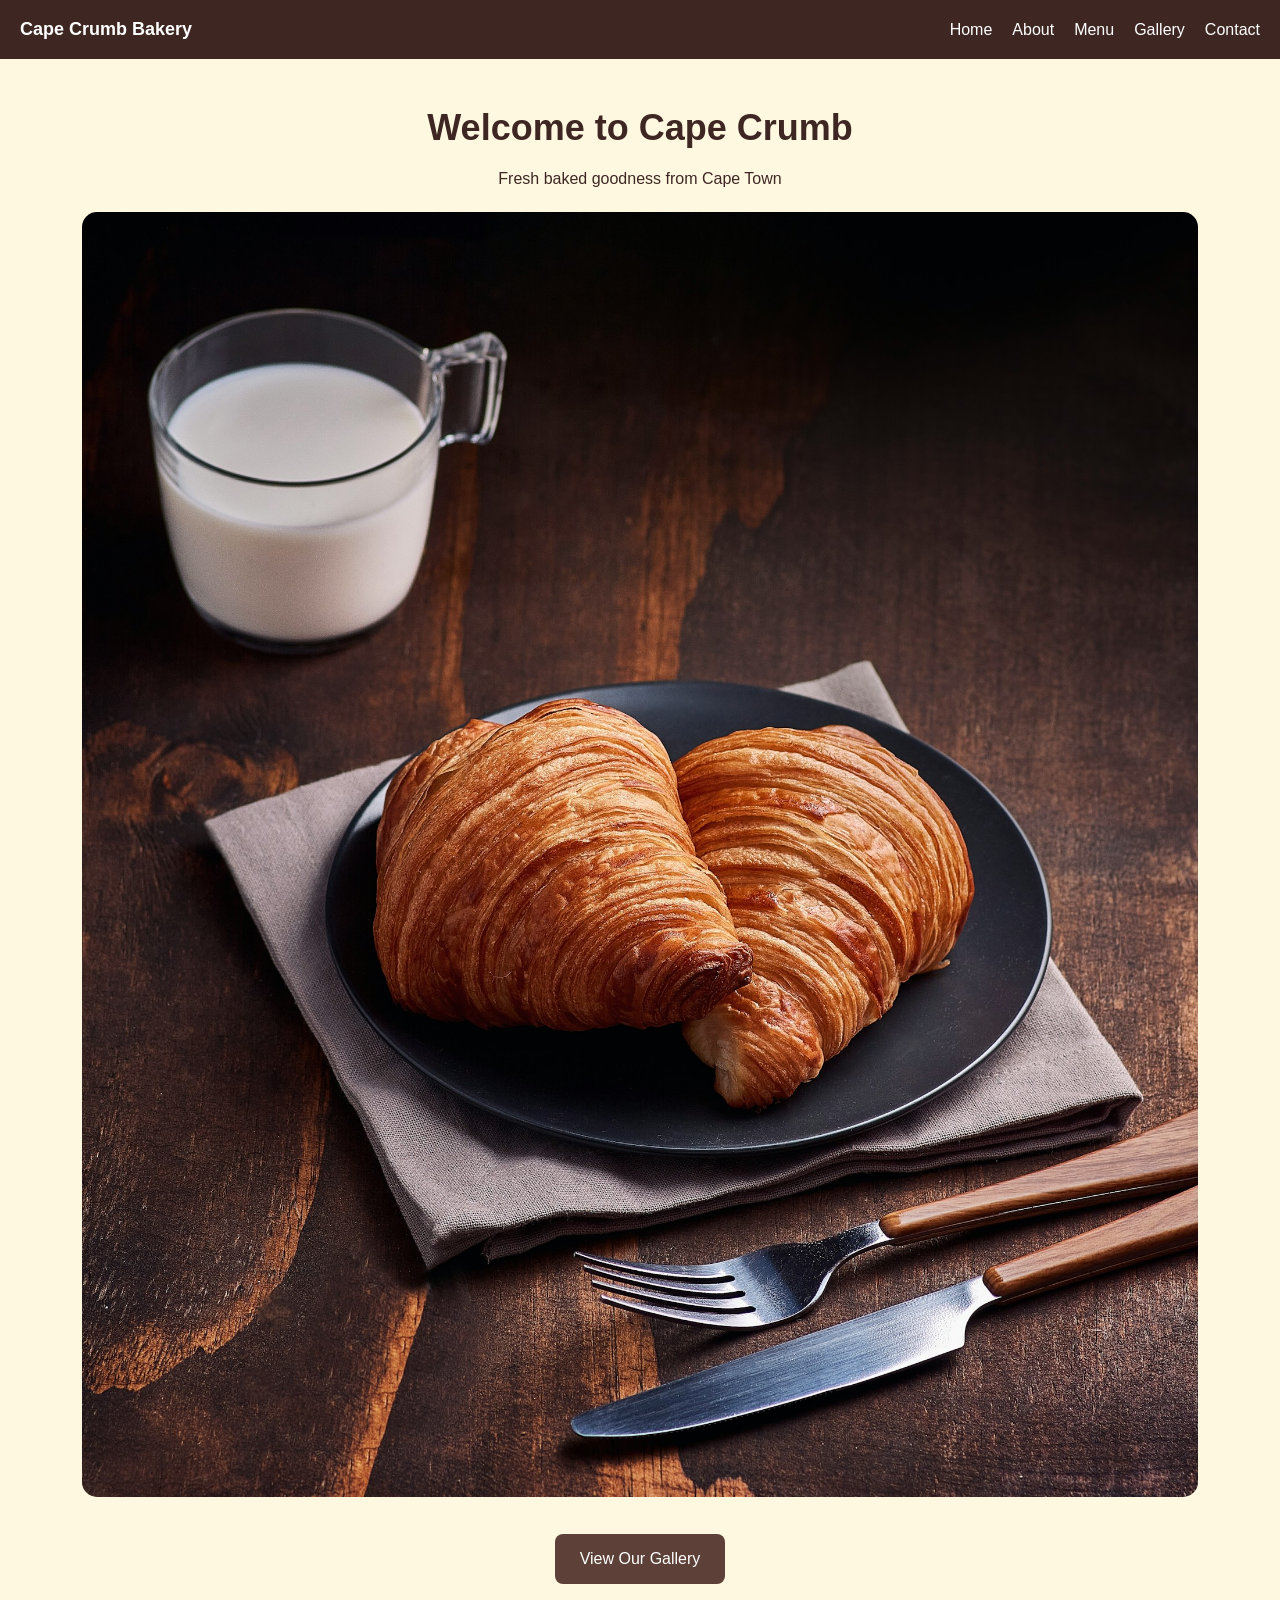
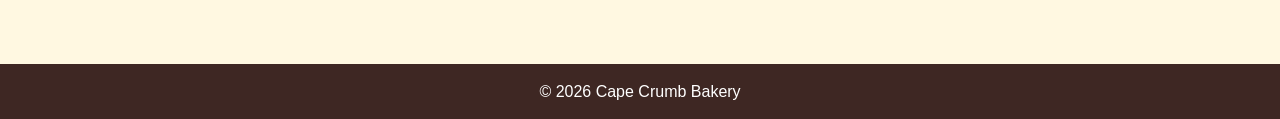
<file: index.html>
<!DOCTYPE html>
<html>
<head>
<meta name="viewport" content="width=device-width, initial-scale=1.0">
<link rel="stylesheet" href="css/style.css">
<title>Cape Crumb Bakery</title>
</head>
<body>

<header>
  <div class="logo">Cape Crumb Bakery</div>
  <div class="hamburger" id="hamburger">☰</div>
  <nav id="navMenu">
    <a href="index.html">Home</a>
    <a href="about.html">About</a>
    <a href="menu.html">Menu</a>
    <a href="gallery.html">Gallery</a>
    <a href="contact.html">Contact</a>
  </nav>
</header>

<div class="hero">
  <h1>Welcome to Cape Crumb</h1>
  <p>Fresh baked goodness from Cape Town</p>
  <img src="images/croissants.jpg" alt="Fresh croissants">
  <br>
  <a href="gallery.html" class="btn">View Our Gallery</a>
</div>

<footer>
  <p>&copy; <span id="year"></span> Cape Crumb Bakery</p>
</footer>

<script src="js/script.js"></script>
</body>
</html>
</file>
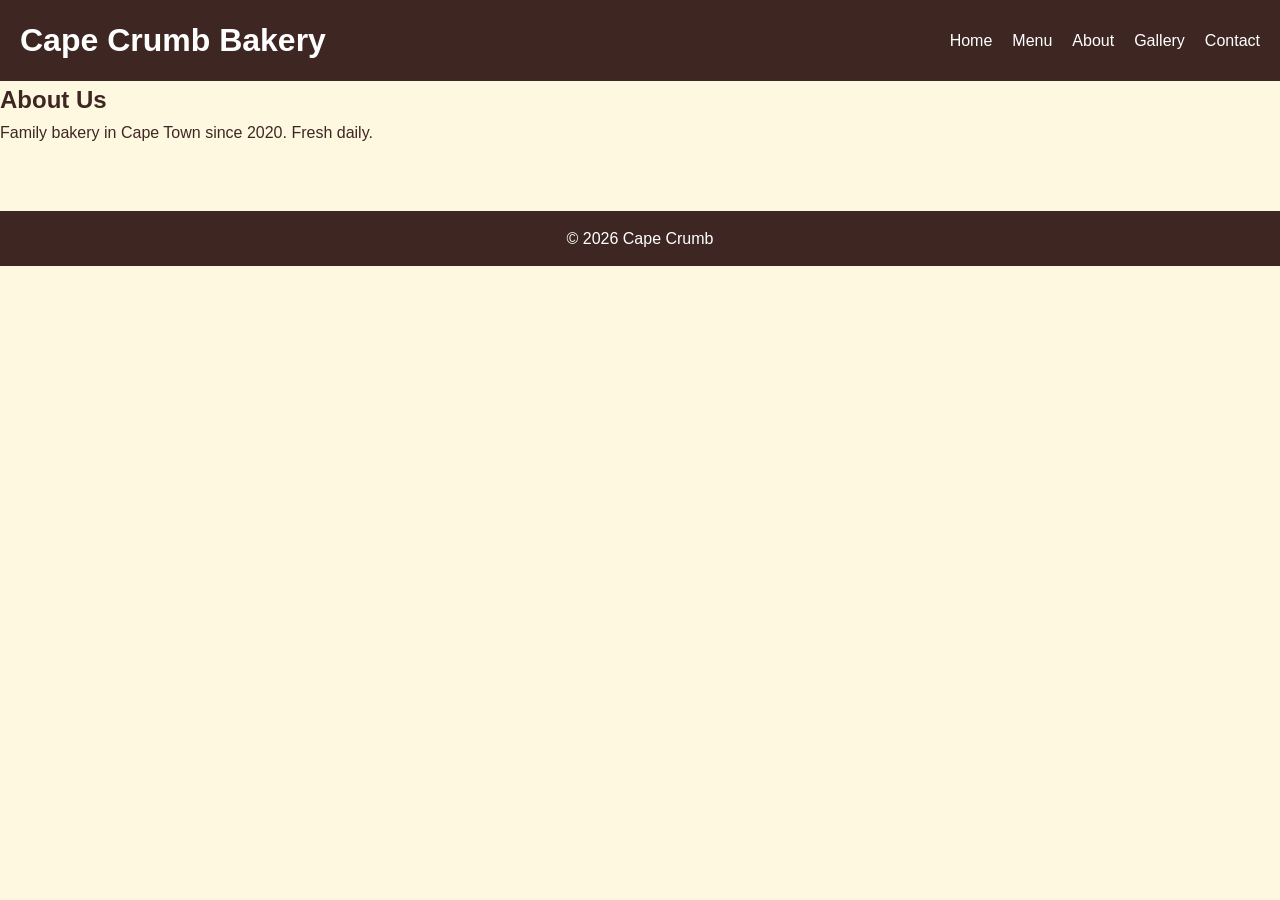
<file: about.html>
<!DOCTYPE html>
<html><head><meta name="viewport" content="width=device-width, initial-scale=1">
<link rel="stylesheet" href="css/style.css"><title>About</title></head>
<body><header><span class="hamburger">☰</span><h1>Cape Crumb Bakery</h1>
<nav id="navMenu"><a href="index.html">Home</a><a href="menu.html">Menu</a><a href="about.html">About</a><a href="gallery.html">Gallery</a><a href="contact.html">Contact</a></nav></header>
<h2>About Us</h2><p>Family bakery in Cape Town since 2020. Fresh daily.</p>
<div id="lightbox"><img id="lightbox-img"></div>
<footer><p>&copy; <span id="year"></span> Cape Crumb</p></footer>
<script src="js/script.js"></script></body></html>
</file>
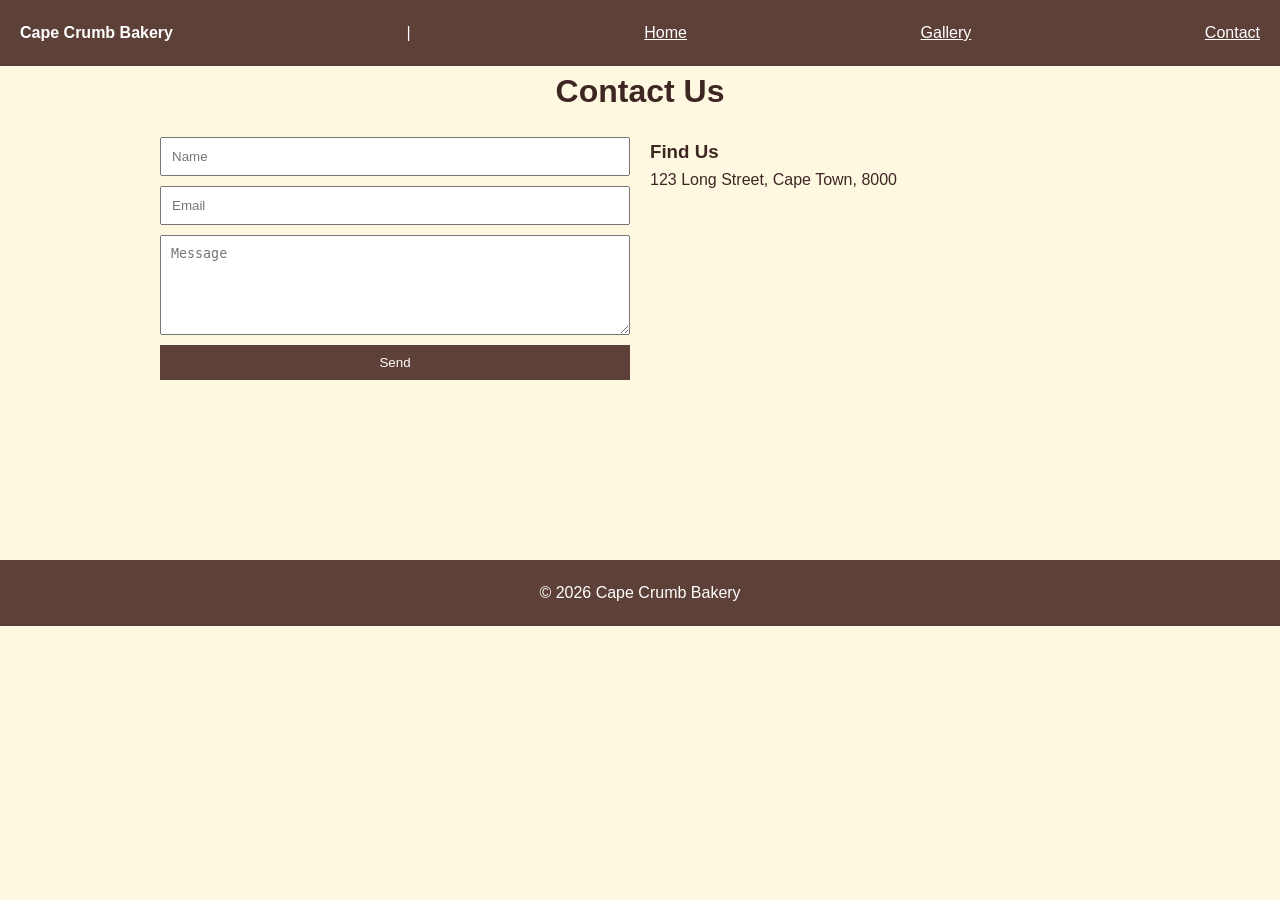
<file: contact.html>
<!DOCTYPE html>
<html lang="en">
<head>
<meta charset="UTF-8">
<meta name="viewport" content="width=device-width, initial-scale=1.0">
<meta name="description" content="Contact Cape Crumb Bakery in Cape Town - fresh bread, croissants, cupcakes. Visit us or send a message.">
<meta name="keywords" content="Cape Crumb Bakery, contact, Cape Town bakery, fresh bread">
<title>Contact - Cape Crumb Bakery</title>
<link rel="stylesheet" href="css/style.css">
</head>
<body>
<header style="background:#5D4037;padding:20px;color:white;"><b>Cape Crumb Bakery</b> | <a href="index.html" style="color:white;">Home</a> <a href="gallery.html" style="color:white;">Gallery</a> <a href="contact.html" style="color:white;">Contact</a></header>

<h1 style="text-align:center;">Contact Us</h1>
<div style="display:grid;grid-template-columns:1fr 1fr;gap:20px;padding:20px;max-width:1000px;margin:auto;">
<div>
<form id="contactForm" style="display:flex;flex-direction:column;gap:10px;">
<input type="text" id="name" placeholder="Name" required style="padding:10px;">
<input type="email" id="email" placeholder="Email" required style="padding:10px;">
<textarea id="message" placeholder="Message" required style="padding:10px;height:100px;"></textarea>
<button type="submit" style="background:#5D4037;color:white;padding:10px;border:none;cursor:pointer;">Send</button>
<p id="formMsg" style="color:green;"></p>
</form>
</div>
<div>
<h3>Find Us</h3>
<p>123 Long Street, Cape Town, 8000</p>
<iframe src="https://www.google.com/maps/embed?pb=!1m18!1m12!1m3!1d3310.2!2d18.4241!3d-33.9249!2m3!1f0!2f0!3f0!3m2!1i1024!2i768!4f13.1!3m3!1m2!1s0x0%3A0x0!2sCape%20Town!5e0!3m2!1sen!2sza!4v1" width="100%" height="300" style="border:0;" allowfullscreen="" loading="lazy"></iframe>
</div>
</div>

<script>
document.getElementById('contactForm').addEventListener('submit', function(e){
 e.preventDefault();
 const name = document.getElementById('name').value.trim();
 const email = document.getElementById('email').value.trim();
 const message = document.getElementById('message').value.trim();
 if(!name || !email || !message){ alert('Please fill in all fields'); return; }
 if(!email.includes('@')){ alert('Please enter valid email'); return; }
 document.getElementById('formMsg').innerText = 'Thank you '+name+'! Your message sent.';
 this.reset();
});
</script>

<footer style="background:#5D4037;padding:20px;color:white;text-align:center;">&copy; 2026 Cape Crumb Bakery</footer>
</body>
</html>
</file>
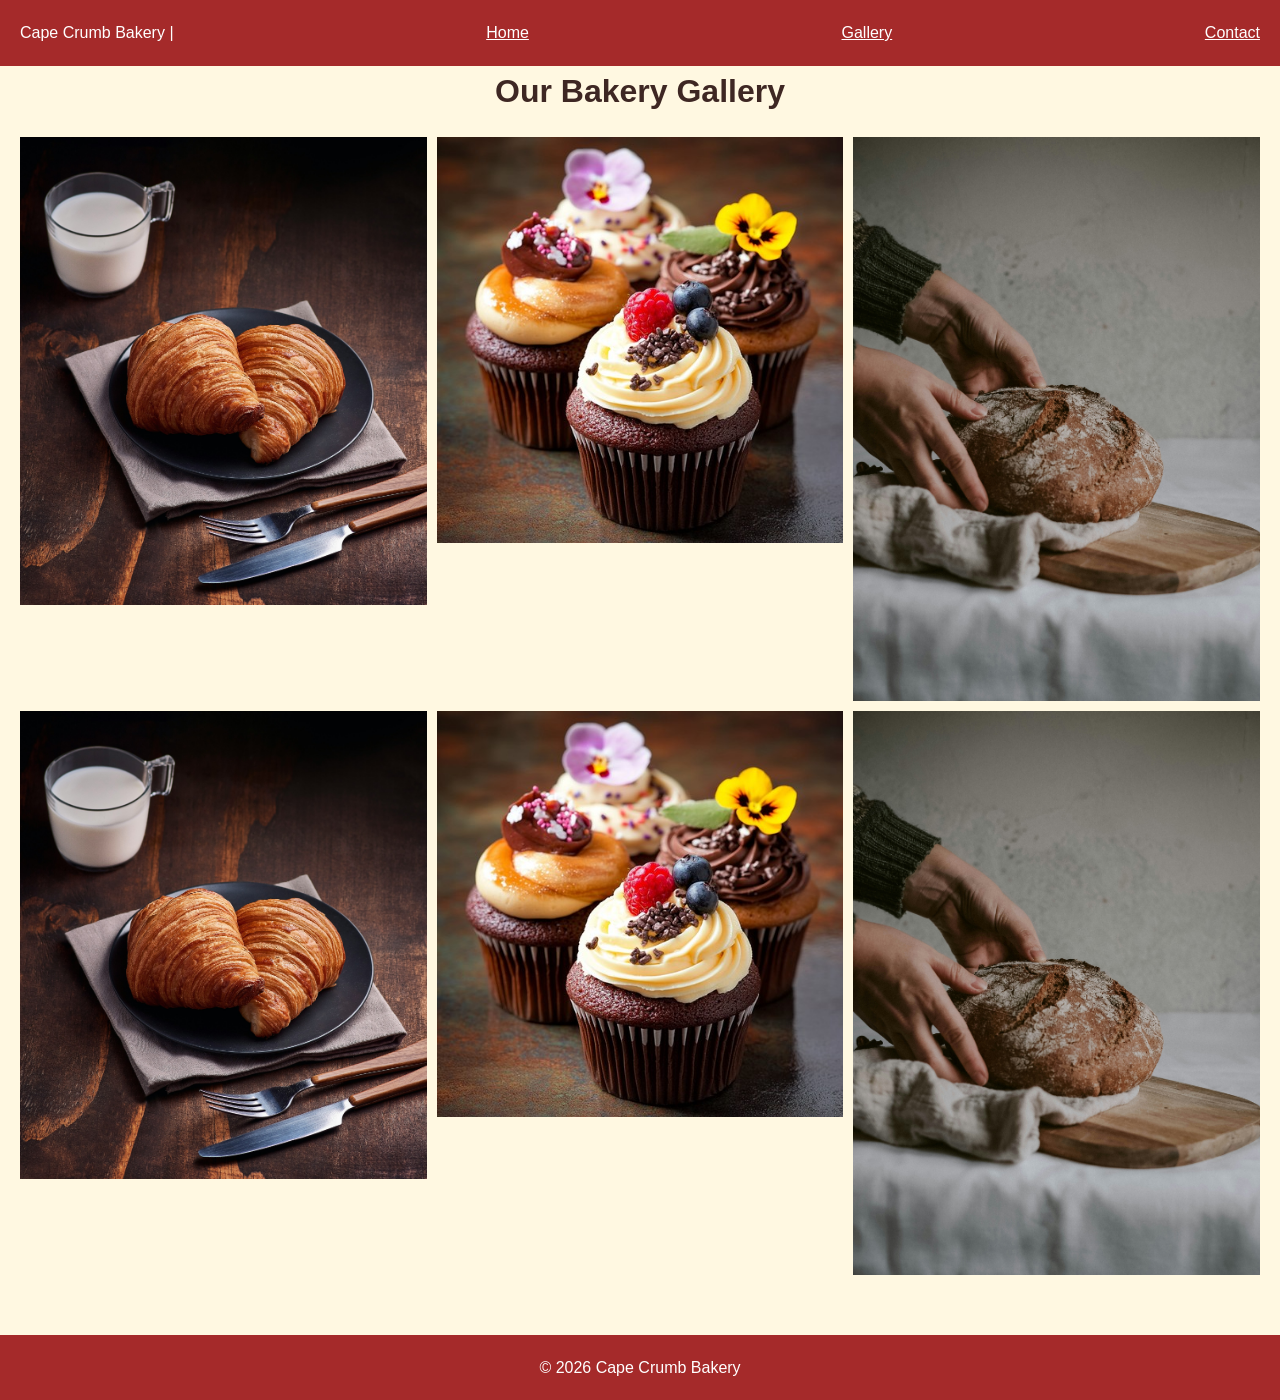
<file: gallery.html>
<!DOCTYPE html>
<html>
<head>
<link rel="stylesheet" href="css/style.css">
</head>
<body>
<header style="background:brown;padding:20px;color:white;">Cape Crumb Bakery | <a href="index.html" style="color:white;">Home</a> <a href="gallery.html" style="color:white;">Gallery</a> <a href="contact.html" style="color:white;">Contact</a></header>
<h1 style="text-align:center;">Our Bakery Gallery</h1>
<div style="display:grid;grid-template-columns:repeat(3,1fr);gap:10px;padding:20px;">
<img src="images/croissants.jpg" width="100%" class="gallery-img">
<img src="images/cupcakes.jpg" width="100%" class="gallery-img">
<img src="images/sourdough.jpg" width="100%" class="gallery-img">
<img src="images/croissants.jpg" width="100%" class="gallery-img">
<img src="images/cupcakes.jpg" width="100%" class="gallery-img">
<img src="images/sourdough.jpg" width="100%" class="gallery-img">
</div>
<div id="lightbox" style="display:none;position:fixed;top:0;left:0;width:100%;height:100%;background:rgba(0,0,0,0.8);justify-content:center;align-items:center;"><img id="lightbox-img" style="max-width:90%;max-height:90%;"><span style="position:absolute;top:20px;right:30px;color:white;font-size:40px;cursor:pointer;" onclick="document.getElementById('lightbox').style.display='none'">&times;</span></div>
<script>
document.querySelectorAll('.gallery-img').forEach(img=>{img.onclick=()=>{document.getElementById('lightbox-img').src=img.src;document.getElementById('lightbox').style.display='flex';}});
</script>
<footer style="background:brown;padding:20px;color:white;text-align:center;">&copy; 2026 Cape Crumb Bakery</footer>
</body>
</html>
</file>
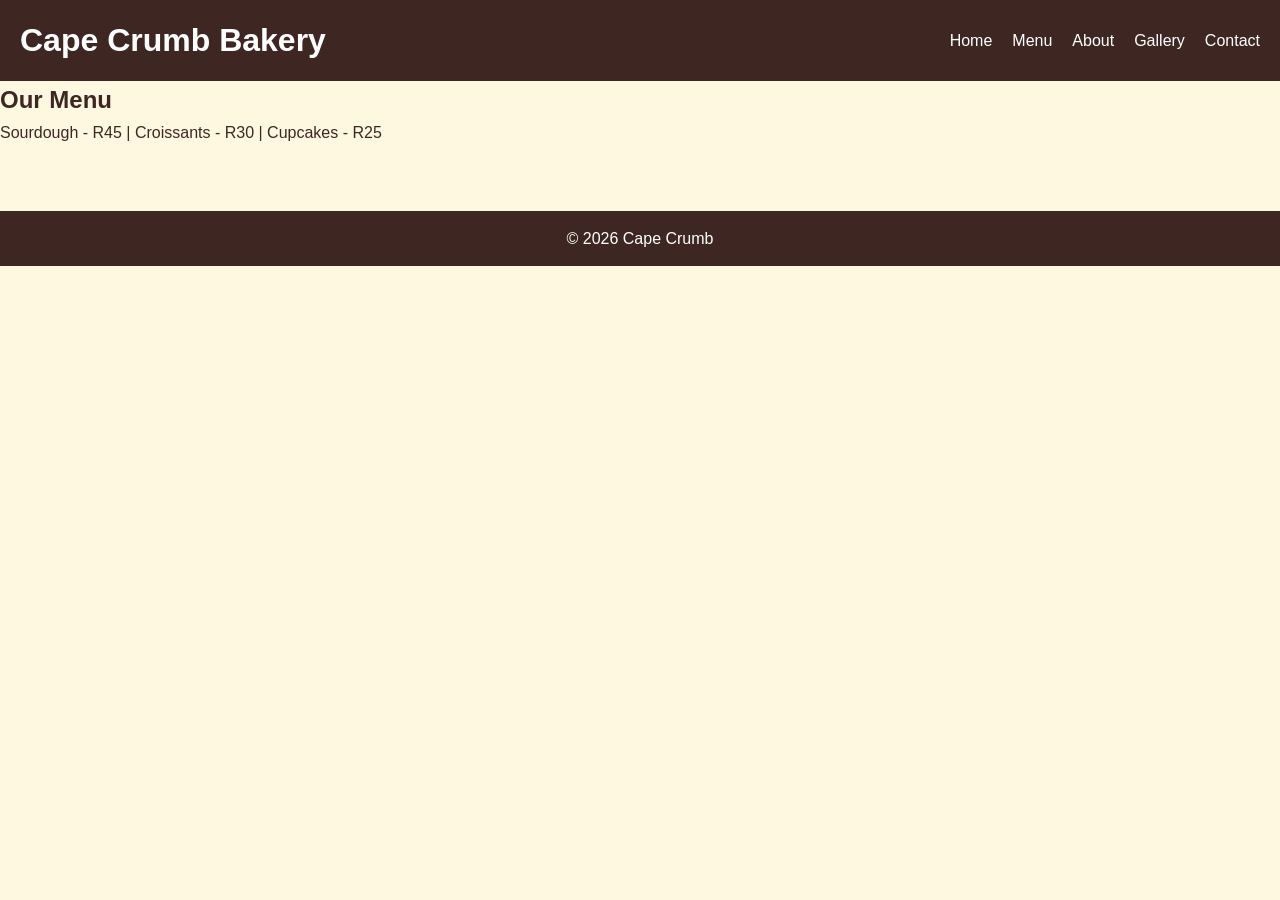
<file: menu.html>
<!DOCTYPE html>
<html><head><meta name="viewport" content="width=device-width, initial-scale=1">
<link rel="stylesheet" href="css/style.css"><title>Menu</title></head>
<body><header><span class="hamburger">☰</span><h1>Cape Crumb Bakery</h1>
<nav id="navMenu"><a href="index.html">Home</a><a href="menu.html">Menu</a><a href="about.html">About</a><a href="gallery.html">Gallery</a><a href="contact.html">Contact</a></nav></header>
<h2>Our Menu</h2><p>Sourdough - R45 | Croissants - R30 | Cupcakes - R25</p>
<div id="lightbox"><img id="lightbox-img"></div>
<footer><p>&copy; <span id="year"></span> Cape Crumb</p></footer>
<script src="js/script.js"></script></body></html>
</file>
<file: css/style.css>
* { margin:0; padding:0; box-sizing:border-box; }

body {
  font-family: Arial, sans-serif;
  background: #FFF8E1;
  color: #3E2723;
  line-height: 1.6;
}

header {
  display: flex;
  justify-content: space-between;
  align-items: center;
  background: #3E2723;
  color: white;
  padding: 15px 20px;
  position: relative;
}

.logo {
  font-weight: bold;
  font-size: 18px;
}

nav {
  display: flex;
  gap: 20px;
}

nav a {
  color: white;
  text-decoration: none;
  font-size: 16px;
}

nav a:hover {
  text-decoration: underline;
}

.hamburger {
  display: none;
  font-size: 28px;
  cursor: pointer;
}

.hero {
  text-align: center;
  padding: 40px 20px;
}

.hero h1 {
  font-size: 36px;
  margin-bottom: 10px;
}

.hero img {
  max-width: 90%;
  border-radius: 15px;
  margin: 20px 0;
}

.btn {
  display: inline-block;
  background: #5D4037;
  color: white;
  padding: 12px 25px;
  border-radius: 8px;
  text-decoration: none;
  margin-top: 10px;
}

footer {
  background: #3E2723;
  color: white;
  text-align: center;
  padding: 15px;
  margin-top: 40px;
}

/* MOBILE - Hamburger */
@media(max-width: 768px) {
  .hamburger {
    display: block;
  }
  nav {
    display: none;
    flex-direction: column;
    position: absolute;
    top: 60px;
    left: 0;
    width: 100%;
    background: #5D4037;
    padding: 20px;
    z-index: 1000;
  }
  nav.active {
    display: flex;
  }
}
</file>
